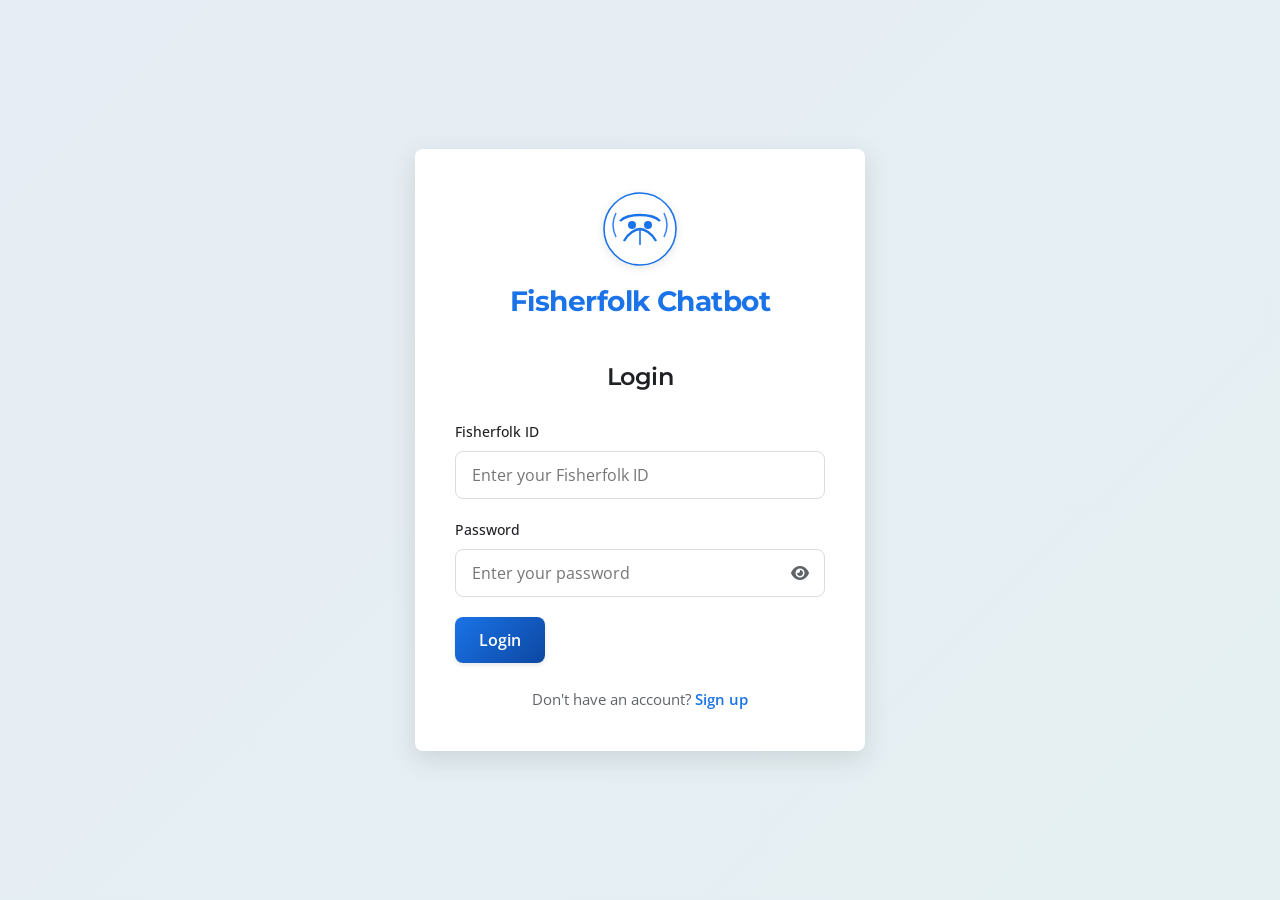
<file: index.html>
<!DOCTYPE html>
<html lang="en">
<head>
    <meta charset="UTF-8">
    <meta name="viewport" content="width=device-width, initial-scale=1.0">
    <title>Fisherfolk Chatbot</title>
    <link rel="preconnect" href="https://fonts.googleapis.com">
    <link rel="preconnect" href="https://fonts.gstatic.com" crossorigin>
    <link href="https://fonts.googleapis.com/css2?family=Montserrat:wght@400;500;600;700&family=Open+Sans:wght@400;500;600&display=swap" rel="stylesheet">
    <link rel="stylesheet" href="css/styles.css">
    <link rel="stylesheet" href="https://cdnjs.cloudflare.com/ajax/libs/font-awesome/6.0.0-beta3/css/all.min.css">
</head>

<body>
    <div class="container" id="login-container">
        <div class="form-container">
            <div class="logo">
                <img src="assets/fishermen-logo.svg" alt="Fisherfolk Chatbot Logo">
                <h1>Fisherfolk Chatbot</h1>
            </div>
            <h2>Login</h2>
            <form id="login-form">
                <div class="form-group">
                    <label for="login-fisherman-id">Fisherfolk ID</label>
                    <input type="text" id="login-fisherman-id" placeholder="Enter your Fisherfolk ID" required>
                </div>
                <div class="form-group">
                    <label for="login-password">Password</label>
                    <input type="password" id="login-password" placeholder="Enter your password" required>
                    <span class="toggle-password" onclick="togglePasswordVisibility('login-password')">
                        <i class="fas fa-eye"></i>
                    </span>
                </div>
                <button type="submit" class="btn-primary">Login</button>
            </form>
            <p class="form-footer">Don't have an account? <a href="#" onclick="showSignup()">Sign up</a></p>
        </div>
    </div>

    <div class="container hidden" id="signup-container">
        <div class="form-container">
            <div class="logo">
                <img src="assets/fishermen-logo.svg" alt="Fisherfolk Chatbot Logo">
                <h1>Fisherfolk Chatbot</h1>
            </div>
            <h2>Sign Up</h2>
            <form id="signup-form">
                <div class="form-group">
                    <label for="signup-name">Name</label>
                    <input type="text" id="signup-name" placeholder="Enter your name" required>
                </div>
                <div class="form-group">
                    <label for="signup-fisherman-id">Fisherfolk ID</label>
                    <input type="text" id="signup-fisherman-id" placeholder="Enter your Fisherfolk ID" required>
                </div>
                <div class="form-group">
                    <label for="signup-country">Country</label>
                    <select id="signup-country" required>
                        <option value="">Select Country</option>
                        <option value="Australia">Australia</option>
                        <option value="Malaysia">Malaysia</option>
                        <option value="India">India</option>
                        <option value="Bangladesh">Bangladesh</option>
                        <option value="USA">USA</option>
                        <option value="UK">UK</option>
                    </select>
                </div>
                <div class="form-group">
                    <label for="signup-location">Location</label>
                    <input type="text" id="signup-location" placeholder="Enter your location" required>
                </div>
                <div class="form-group">
                    <label for="signup-password">Password</label>
                    <input type="password" id="signup-password" placeholder="Enter your password" minlength="8" required>
                    <span class="toggle-password" onclick="togglePasswordVisibility('signup-password')">
                        <i class="fas fa-eye"></i>
                    </span>
                </div>
                <div class="form-group">
                    <label for="signup-confirm-password">Confirm Password</label>
                    <input type="password" id="signup-confirm-password" placeholder="Confirm your password" minlength="8" required>
                    <span class="toggle-password" onclick="togglePasswordVisibility('signup-confirm-password')">
                        <i class="fas fa-eye"></i>
                    </span>
                </div>
                <button type="submit" class="btn-primary">Sign Up</button>
            </form>
            <p class="form-footer">Already have an account? <a href="#" onclick="showLogin()">Login</a></p>
        </div>
    </div>

    <!-- Mobile sidebar toggle (visible only on small screens via CSS) -->
    <button id="sidebar-toggle" class="sidebar-toggle" title="Toggle sidebar">
        <i class="fas fa-bars"></i>
    </button>

    <div class="chat-container hidden" id="chat-container">
        <div class="sidebar">
            <div class="sidebar-header">
                <div class="logo">
                    <img src="assets/fishermen-logo.svg" alt="Fisherfolk Chatbot Logo">
                    <h2>Fisherfolk Chatbot</h2>
                </div>
                <button class="new-chat-btn" id="new-chat-btn">
                    <i class="fas fa-plus"></i> New Chat
                </button>
            </div>
            <div class="search-container">
                <div class="search-box">
                    <i class="fas fa-search"></i>
                    <input type="text" placeholder="Search chats" id="search-chats">
                </div>
            </div>
            <div class="chat-history" id="chat-history"></div>
            <div class="user-info">
                <div class="user-avatar" id="profile-btn" title="Profile options" onclick="toggleProfileMenu()">
                       <i class="fas fa-user"></i>
                </div>
               <div class="user-name" id="user-name-display">User Name</div>
                      <button class="logout-btn" onclick="logout()" title="Logout">
                        <i class="fas fa-sign-out-alt"></i>
                     </button>

                     <!-- Profile dropdown menu -->
                       <div class="profile-dropdown hidden" id="profile-dropdown">
                             <button id="dark-toggle" class="profile-menu-item" title="Switch Theme">
                              <i class="fas fa-lightbulb"></i>
                                <span>Switch Theme</span>
                                    </button>
                              <button class="profile-menu-item" id="export-chat" title="Export chat">
                                 <i class="fas fa-download"></i>
                                    <span>Export Chat</span>
                               </button>
                         <button class="profile-menu-item" id="contribute-btn" title="Contribute to Knowledge Graph" onclick="openContributePopup(); toggleProfileMenu()">
                                 <i class="fas fa-brain"></i>
                                <span>Contribute Knowledge</span>
                                   </button>
                       </div>
               </div>
        </div>

        <div class="main-chat">
            <div class="chat-messages" id="chat-messages">
                <div class="welcome-message">
                    <h1>Welcome to Fisherfolk Chatbot</h1>
                    <p>How can I assist you today?</p>
                </div>
            </div>
            <div class="chat-input-container">
                <form id="chat-form">
                    <div class="chat-input-box">
                        <textarea id="chat-input" placeholder="Type your message here..." rows="1"></textarea>
                        <button type="button" id="voice-btn" class="voice-btn" title="Voice input">
                            <i class="fas fa-microphone"></i>
                        </button>
                        <button type="submit" class="send-btn">
                            <i class="fas fa-paper-plane"></i>
                        </button>
                        
                    </div>
                </form>
                <p class="disclaimer">This chatbot provides guidance based on available knowledge and may not always be accurate or up to date. Do not rely solely on this information. For critical decisions consult local authorities or experienced fishermen when needed.</p>
            </div>
        </div>
    </div>

    <div class="feedback-popup hidden" id="feedback-popup">
        <div class="feedback-content">
            <h3>What was the issue with this response?</h3>
            <form id="feedback-form">
                <div class="feedback-options">
                    <label class="feedback-option">
                        <input type="radio" name="feedback" value="incorrect">
                        <span>Incorrect information</span>
                    </label>
                    <label class="feedback-option">
                        <input type="radio" name="feedback" value="harmful">
                        <span>Harmful or unsafe content</span>
                    </label>
                    <label class="feedback-option">
                        <input type="radio" name="feedback" value="not-helpful">
                        <span>Not helpful</span>
                    </label>
                    <label class="feedback-option">
                        <input type="radio" name="feedback" value="other">
                        <span>Other</span>
                    </label>
                </div>
                <textarea id="feedback-text" placeholder="Additional comments (optional)"></textarea>
                <div class="feedback-buttons">
                    <button type="button" class="btn-secondary" onclick="closeFeedbackPopup()">Cancel</button>
                    <button type="submit" class="btn-primary">Submit</button>
                </div>
            </form>
        </div>
    </div>

    <div class="voice-popup hidden" id="voice-popup">
        <div class="voice-content">
            <div class="voice-header" style="justify-content: flex-end;">
                <button id="voice-close-btn" class="icon-btn" title="Cancel" onclick="closeVoicePopup()">
                    <i class="fas fa-times"></i>
                </button>
            </div>
            <div class="voice-body">
                <p id="live-transcript" class="live-transcript">Speak now...</p>
            </div>
            <div class="voice-footer">
                <button id="voice-mic-active" class="pulsing-mic" onclick="stopListening()">
                    <i class="fas fa-microphone"></i>
                </button>
                <button id="voice-send-btn" class="btn-primary send-btn hidden" onclick="sendVoiceMessage()">
                    <i class="fas fa-paper-plane"></i> Send
                </button>
            </div>
        </div>
    </div>

    <div class="overlay hidden" id="overlay"></div>

    <script>
    function validateSignup() {
        const fishermanId     = document.getElementById('signup-fisherman-id').value;
        const password        = document.getElementById('signup-password').value;
        const confirmPassword = document.getElementById('signup-confirm-password').value;
        const country         = document.getElementById('signup-country').value;

        if (!country) {
            alert("Please select a country");
            return false;
        }

        const idRegex = /^[a-zA-Z0-9]+$/;
        if (!idRegex.test(fishermanId)) {
            alert("Fisherfolk ID must contain only letters and numbers");
            return false;
        }

        if (password.length < 8) {
            alert("Password must be at least 8 characters long");
            return false;
        }

        if (password !== confirmPassword) {
            alert("Passwords do not match");
            return false;
        }

        return true;
    }
    </script>

    <script src="js/script.js" defer></script>
    <!-- ===== CONTRIBUTE TO KNOWLEDGE GRAPH POPUP ===== -->
<div id="contribute-popup" class="feedback-popup hidden" role="dialog" aria-modal="true" aria-labelledby="contribute-title">
  <div class="voice-content contribute-content">
    <div class="voice-header">
      <h3 id="contribute-title">
        <i class="fas fa-brain" style="color:#3a7acd;margin-right:8px;"></i>
        Contribute to Knowledge Graph
      </h3>
      <button class="icon-btn" onclick="closeContributePopup()" aria-label="Close">
        <i class="fas fa-times"></i>
      </button>
    </div>

    <p style="font-size:13px;color:var(--text-secondary);margin-bottom:16px;">
      Share a fact you know as a fisherman. Use the mic or type below.
      Your contribution will be reviewed before it is added.
    </p>

    <!-- Tabs -->
    <div class="contribute-tabs" role="tablist">
      <button class="contribute-tab active" id="tab-text" role="tab"
              aria-selected="true" onclick="switchContributeTab('text')">
        <i class="fas fa-keyboard"></i> Type
      </button>
      <button class="contribute-tab" id="tab-voice" role="tab"
              aria-selected="false" onclick="switchContributeTab('voice')">
        <i class="fas fa-microphone"></i> Speak
      </button>
    </div>

    <!-- Text panel -->
    <div id="contrib-text-panel">
      <div class="form-group" style="margin-top:12px;">
        <label for="contrib-subject">Subject <span style="color:var(--danger-color)">*</span></label>
        <input type="text" id="contrib-subject" placeholder="e.g. Hilsa fish" autocomplete="off" />
      </div>
      <div class="form-group">
        <label for="contrib-relation">Relationship <span style="color:var(--danger-color)">*</span></label>
        <input type="text" id="contrib-relation" placeholder="e.g. FOUND_IN, REQUIRES, SEASON_IS" autocomplete="off" />
      </div>
      <div class="form-group">
        <label for="contrib-object">Object <span style="color:var(--danger-color)">*</span></label>
        <input type="text" id="contrib-object" placeholder="e.g. Padma river" autocomplete="off" />
      </div>
      <div class="form-group">
        <label for="contrib-context">
          Extra context
          <span style="color:var(--text-secondary);font-weight:400">(optional)</span>
        </label>
        <textarea id="contrib-context" rows="2"
          placeholder="e.g. Hilsa is most common in the Padma river during monsoon season."></textarea>
      </div>
    </div>

    <!-- Voice panel -->
    <div id="contrib-voice-panel" class="hidden">
      <p style="font-size:13px;color:var(--text-secondary);margin:12px 0 8px;">
        Speak a full sentence describing the fact. We will transcribe it and
        pre-fill the context field for you.
      </p>
      <div class="voice-body" style="min-height:60px;">
        <div id="contrib-live-transcript" class="live-transcript"
             style="font-size:16px;opacity:0.5;">
          Press the mic to start...
        </div>
      </div>
      <div class="voice-footer" style="margin-top:12px;">
        <button id="contrib-mic-btn" class="pulsing-mic"
                onclick="toggleContribMic()" aria-label="Start recording">
          <i class="fas fa-microphone"></i>
        </button>
        <button id="contrib-use-transcript-btn" class="btn-secondary hidden"
                onclick="useContribTranscript()"
                style="font-size:13px;padding:8px 16px;">
          <i class="fas fa-check"></i> Use this text
        </button>
      </div>
    </div>

    <!-- Actions -->
    <div style="margin-top:18px;display:flex;gap:10px;justify-content:flex-end;flex-wrap:wrap;">
      <button class="btn-secondary" onclick="closeContributePopup()"
              style="font-size:14px;padding:9px 18px;">Cancel</button>
      <button id="contrib-submit-btn" class="btn-primary" onclick="submitContribution()"
              style="font-size:14px;padding:9px 18px;">
        <i class="fas fa-paper-plane"></i> Submit
      </button>
    </div>
    <div id="contrib-status-msg"
         style="margin-top:10px;font-size:13px;text-align:center;display:none;"></div>
  </div>
</div>
<!-- ===== END CONTRIBUTE POPUP ===== -->
</body>
</html>
</file>
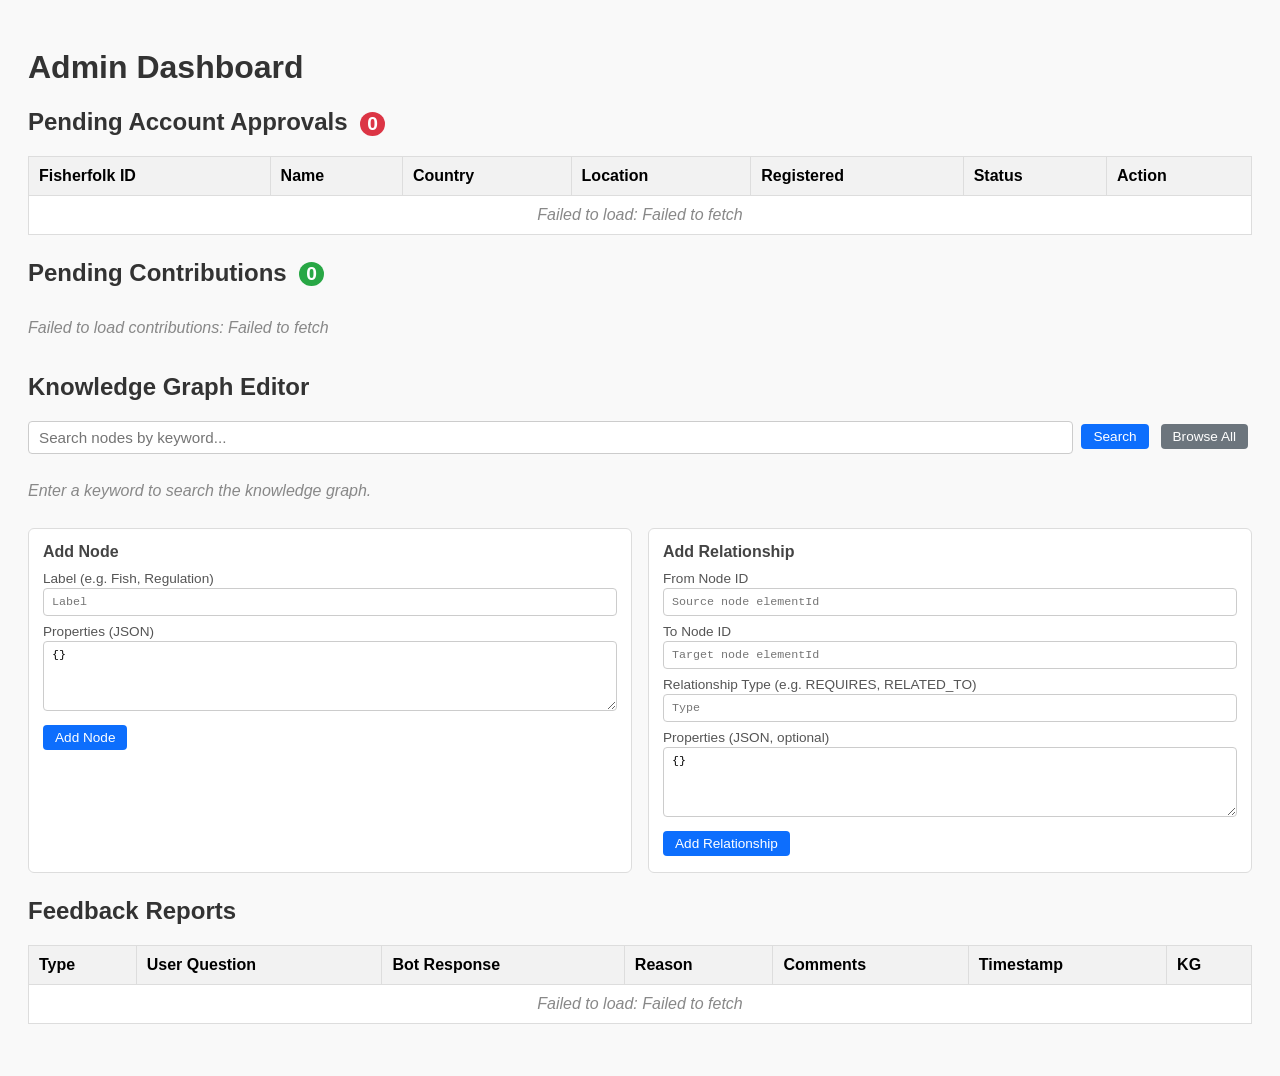
<file: admin.html>
<!DOCTYPE html>
<html lang="en">
<head>
    <meta charset="UTF-8">
    <meta name="viewport" content="width=device-width, initial-scale=1.0">
    <title>Admin Dashboard</title>
    <style>
        * { box-sizing: border-box; }
        body { font-family: Arial, sans-serif; padding: 20px; background: #f9f9f9; }
        h1, h2 { color: #333; }
        table { width: 100%; border-collapse: collapse; margin-bottom: 24px; background: #fff; }
        th, td { border: 1px solid #ddd; padding: 10px; text-align: left; vertical-align: top; }
        th { background-color: #f2f2f2; }
        .badge { display: inline-block; padding: 2px 10px; border-radius: 12px; font-size: 0.85em; font-weight: bold; }
        .badge-pending { background: #fff3cd; color: #856404; }
        .btn { padding: 5px 12px; border: none; border-radius: 4px; cursor: pointer; font-size: 0.85em; margin-right: 4px; margin-bottom: 2px; }
        .btn-approve  { background: #28a745; color: #fff; }
        .btn-reject   { background: #dc3545; color: #fff; }
        .btn-primary  { background: #0d6efd; color: #fff; }
        .btn-secondary{ background: #6c757d; color: #fff; }
        .btn-danger   { background: #dc3545; color: #fff; }
        .btn-warning  { background: #fd7e14; color: #fff; }
        .btn-info     { background: #0dcaf0; color: #000; }
        .btn-approve:hover  { background: #218838; }
        .btn-reject:hover   { background: #c82333; }
        .btn-primary:hover  { background: #0b5ed7; }
        .btn-danger:hover   { background: #bb2d3b; }
        .empty-row td { text-align: center; color: #888; font-style: italic; }
        #pending-count { display: inline-block; background: #dc3545; color: #fff; border-radius: 50%; padding: 1px 7px; font-size: 0.8em; margin-left: 6px; vertical-align: middle; }
        #contrib-count { display: inline-block; background: #28a745; color: #fff; border-radius: 50%; padding: 1px 7px; font-size: 0.8em; margin-left: 6px; vertical-align: middle; }

        /* KG editor */
        .kg-toolbar { display: flex; gap: 8px; margin-bottom: 16px; flex-wrap: wrap; align-items: center; }
        .kg-toolbar input { flex: 1; min-width: 200px; padding: 7px 10px; border: 1px solid #ccc; border-radius: 4px; font-size: 0.95em; }
        .kg-forms { display: flex; gap: 16px; flex-wrap: wrap; margin-bottom: 24px; }
        .kg-form-box { background: #fff; border: 1px solid #ddd; border-radius: 6px; padding: 14px; flex: 1; min-width: 260px; }
        .kg-form-box h3 { margin: 0 0 10px; font-size: 1em; color: #444; }
        .kg-form-box label { display: block; font-size: 0.85em; color: #555; margin-bottom: 2px; margin-top: 8px; }
        .kg-form-box input, .kg-form-box textarea {
            width: 100%; padding: 6px 8px; border: 1px solid #ccc; border-radius: 4px; font-size: 0.9em; font-family: monospace;
        }
        .kg-form-box textarea { height: 70px; resize: vertical; }
        .kg-form-box .btn { margin-top: 10px; }
        .node-card { background: #fff; border: 1px solid #ccc; border-radius: 6px; padding: 10px 12px; margin-bottom: 10px; }
        .node-card-header { display: flex; align-items: flex-start; gap: 8px; flex-wrap: wrap; }
        .node-labels { font-weight: bold; color: #0d6efd; font-size: 0.9em; }
        .node-id { font-size: 0.75em; color: #888; font-family: monospace; word-break: break-all; }
        .node-props { font-family: monospace; font-size: 0.85em; background: #f8f9fa; border: 1px solid #e0e0e0; border-radius: 4px; padding: 6px 8px; margin: 6px 0; white-space: pre-wrap; word-break: break-all; }
        .node-rels { margin: 6px 0; }
        .rel-item { font-size: 0.85em; color: #555; margin-bottom: 4px; display: flex; align-items: center; gap: 6px; flex-wrap: wrap; }
        .rel-type { font-weight: bold; color: #6f42c1; }
        .rel-target { font-family: monospace; font-size: 0.8em; color: #888; }
        .no-results { color: #888; font-style: italic; padding: 12px 0; }

        /* Contribution cards */
        .contrib-card { background: #fff; border: 1px solid #ccc; border-radius: 6px; padding: 12px 14px; margin-bottom: 10px; }
        .contrib-triple { font-size: 0.95em; display: flex; align-items: center; gap: 6px; flex-wrap: wrap; margin-bottom: 6px; }
        .contrib-triple .subj { font-weight: bold; color: #0d6efd; }
        .contrib-triple .rel  { font-weight: bold; color: #6f42c1; }
        .contrib-triple .obj  { font-weight: bold; color: #198754; }
        .contrib-context { font-size: 0.85em; color: #555; font-style: italic; margin-bottom: 8px; }
        .contrib-meta    { font-size: 0.78em; color: #888; margin-bottom: 8px; }

        /* Edit modal */
        #edit-modal { display: none; position: fixed; top: 0; left: 0; width: 100%; height: 100%; background: rgba(0,0,0,0.4); z-index: 1000; align-items: center; justify-content: center; }
        #edit-modal.open { display: flex; }
        .modal-box { background: #fff; border-radius: 8px; padding: 24px; width: 480px; max-width: 95vw; }
        .modal-box h3 { margin: 0 0 12px; }
        .modal-box label { display: block; font-size: 0.85em; color: #555; margin-bottom: 4px; }
        .modal-box textarea { width: 100%; height: 160px; font-family: monospace; font-size: 0.9em; padding: 8px; border: 1px solid #ccc; border-radius: 4px; resize: vertical; }
        .modal-box .node-id { margin-bottom: 10px; }
        .modal-actions { display: flex; gap: 8px; margin-top: 12px; justify-content: flex-end; }
    </style>
</head>
<body>
    <h1>Admin Dashboard</h1>

    <!-- ── Pending Accounts ── -->
    <h2>Pending Account Approvals <span id="pending-count">0</span></h2>
    <table id="pending-table">
        <thead>
            <tr><th>Fisherfolk ID</th><th>Name</th><th>Country</th><th>Location</th><th>Registered</th><th>Status</th><th>Action</th></tr>
        </thead>
        <tbody></tbody>
    </table>

    <!-- ── Pending Contributions ── -->
    <h2>Pending Contributions <span id="contrib-count">0</span></h2>
    <div id="contributions-list" style="margin-bottom:24px;">
        <p class="no-results">Loading...</p>
    </div>

    <!-- ── Knowledge Graph Editor ── -->
    <h2>Knowledge Graph Editor</h2>

    <div class="kg-toolbar">
        <input id="kg-search-input" placeholder="Search nodes by keyword..." onkeydown="if(event.key==='Enter') searchGraph()">
        <button class="btn btn-primary" onclick="searchGraph()">Search</button>
        <button class="btn btn-secondary" onclick="searchGraph('')">Browse All</button>
    </div>

    <div id="kg-results"><p class="no-results">Enter a keyword to search the knowledge graph.</p></div>

    <div class="kg-forms">
        <div class="kg-form-box">
            <h3>Add Node</h3>
            <label>Label (e.g. Fish, Regulation)</label>
            <input id="new-node-label" placeholder="Label">
            <label>Properties (JSON)</label>
            <textarea id="new-node-props">{}</textarea>
            <button class="btn btn-primary" onclick="addNode()">Add Node</button>
        </div>
        <div class="kg-form-box">
            <h3>Add Relationship</h3>
            <label>From Node ID</label>
            <input id="rel-from-id" placeholder="Source node elementId">
            <label>To Node ID</label>
            <input id="rel-to-id" placeholder="Target node elementId">
            <label>Relationship Type (e.g. REQUIRES, RELATED_TO)</label>
            <input id="rel-type" placeholder="Type">
            <label>Properties (JSON, optional)</label>
            <textarea id="rel-props">{}</textarea>
            <button class="btn btn-primary" onclick="addRelationship()">Add Relationship</button>
        </div>
    </div>

    <!-- ── Feedback Reports ── -->
    <h2>Feedback Reports</h2>
    <table id="feedback-table">
        <thead>
            <tr><th>Type</th><th>User Question</th><th>Bot Response</th><th>Reason</th><th>Comments</th><th>Timestamp</th><th>KG</th></tr>
        </thead>
        <tbody></tbody>
    </table>

    <!-- Edit Node Modal -->
    <div id="edit-modal">
        <div class="modal-box">
            <h3>Edit Node Properties</h3>
            <div class="node-id" id="edit-modal-id"></div>
            <label>Properties (JSON)</label>
            <textarea id="edit-modal-props"></textarea>
            <div class="modal-actions">
                <button class="btn btn-secondary" onclick="closeEditModal()">Cancel</button>
                <button class="btn btn-primary" onclick="saveNodeEdit()">Save</button>
            </div>
        </div>
    </div>

    <script>
        const API = 'http://localhost:8000';
        let editingNodeId = null;

        // ── Helpers ──────────────────────────────────────────────
        function escapeHtml(str) {
            return String(str ?? '')
                .replace(/&/g, '&amp;').replace(/</g, '&lt;')
                .replace(/>/g, '&gt;').replace(/"/g, '&quot;');
        }

        function parseJsonField(id, fallback = {}) {
            try { return JSON.parse(document.getElementById(id).value || '{}'); }
            catch { alert(`Invalid JSON in field.`); return null; }
        }

        // ── Pending Users ─────────────────────────────────────────
        async function loadPendingUsers() {
            try {
                const res = await fetch(`${API}/admin/pending-users`);
                if (!res.ok) throw new Error(`${res.status} ${res.statusText}`);
                const users = await res.json();
                const tbody = document.querySelector('#pending-table tbody');
                document.getElementById('pending-count').textContent = users.length;
                tbody.innerHTML = '';
                if (users.length === 0) {
                    tbody.innerHTML = '<tr class="empty-row"><td colspan="7">No pending accounts</td></tr>';
                    return;
                }
                users.forEach(u => {
                    const tr = document.createElement('tr');
                    tr.id = `user-row-${u.fishermanId}`;
                    tr.innerHTML = `
                        <td>${escapeHtml(u.fishermanId)}</td>
                        <td>${escapeHtml(u.name)}</td>
                        <td>${escapeHtml(u.country)}</td>
                        <td>${escapeHtml(u.location)}</td>
                        <td>${new Date(u.created_at).toLocaleString()}</td>
                        <td><span class="badge badge-pending">Pending</span></td>
                        <td>
                            <button class="btn btn-approve" onclick="approveUser('${escapeHtml(u.fishermanId)}')">Approve</button>
                            <button class="btn btn-reject"  onclick="rejectUser('${escapeHtml(u.fishermanId)}')">Reject</button>
                        </td>`;
                    tbody.appendChild(tr);
                });
            } catch (err) {
                document.querySelector('#pending-table tbody').innerHTML =
                    `<tr class="empty-row"><td colspan="7">Failed to load: ${escapeHtml(err.message)}</td></tr>`;
            }
        }

        async function approveUser(id) {
            if (!confirm(`Approve account for ${id}?`)) return;
            const res = await fetch(`${API}/admin/approve/${encodeURIComponent(id)}`, { method: 'POST' });
            if (!res.ok) { alert('Failed to approve.'); return; }
            removeUserRow(id);
        }

        async function rejectUser(id) {
            if (!confirm(`Reject account for ${id}?`)) return;
            const res = await fetch(`${API}/admin/reject/${encodeURIComponent(id)}`, { method: 'POST' });
            if (!res.ok) { alert('Failed to reject.'); return; }
            removeUserRow(id);
        }

        function removeUserRow(id) {
            document.getElementById(`user-row-${id}`)?.remove();
            const tbody = document.querySelector('#pending-table tbody');
            const remaining = tbody.querySelectorAll('tr:not(.empty-row)').length;
            document.getElementById('pending-count').textContent = remaining;
            if (remaining === 0)
                tbody.innerHTML = '<tr class="empty-row"><td colspan="7">No pending accounts</td></tr>';
        }

        // ── Knowledge Graph ───────────────────────────────────────
        async function searchGraph(overrideQuery) {
            const q = overrideQuery !== undefined
                ? overrideQuery
                : document.getElementById('kg-search-input').value.trim();
            const container = document.getElementById('kg-results');
            container.innerHTML = '<p class="no-results">Loading...</p>';
            try {
                const res = await fetch(`${API}/admin/graph/search?q=${encodeURIComponent(q)}`);
                if (!res.ok) throw new Error(`${res.status} ${res.statusText}`);
                const nodes = await res.json();
                renderNodes(nodes, container);
            } catch (err) {
                container.innerHTML = `<p class="no-results">Error: ${escapeHtml(err.message)}</p>`;
            }
        }

        function renderNodes(nodes, container) {
            if (nodes.length === 0) {
                container.innerHTML = '<p class="no-results">No nodes found.</p>';
                return;
            }
            container.innerHTML = '';
            nodes.forEach(node => {
                const card = document.createElement('div');
                card.className = 'node-card';
                card.id = `node-card-${CSS.escape(node.nodeId)}`;

                const relsHtml = node.relationships.length
                    ? node.relationships.map(r => `
                        <div class="rel-item">
                            <span class="rel-type">-[${escapeHtml(r.type)}]-&gt;</span>
                            <span class="rel-target">${escapeHtml(r.targetId)}</span>
                            <span style="color:#888;font-size:0.8em">${escapeHtml(JSON.stringify(r.targetProps))}</span>
                            <button class="btn btn-danger" style="padding:2px 7px;font-size:0.78em"
                                onclick="deleteRelationship('${escapeHtml(r.relId)}', '${CSS.escape(node.nodeId)}')">&#x2715;</button>
                        </div>`).join('')
                    : '<span style="color:#aaa;font-size:0.85em">No outgoing relationships</span>';

                card.innerHTML = `
                    <div class="node-card-header">
                        <span class="node-labels">${escapeHtml(node.labels.join(', ') || '(no label)')}</span>
                        <span class="node-id">${escapeHtml(node.nodeId)}</span>
                        <button class="btn btn-warning" onclick="openEditModal('${escapeHtml(node.nodeId)}', ${escapeHtml(JSON.stringify(JSON.stringify(node.properties)))})">Edit</button>
                        <button class="btn btn-danger"  onclick="deleteNode('${escapeHtml(node.nodeId)}')">Delete</button>
                        <button class="btn btn-info"    onclick="prefillRelFrom('${escapeHtml(node.nodeId)}')">Use as Source</button>
                    </div>
                    <pre class="node-props">${escapeHtml(JSON.stringify(node.properties, null, 2))}</pre>
                    <div class="node-rels">${relsHtml}</div>`;
                container.appendChild(card);
            });
        }

        function prefillRelFrom(nodeId) {
            document.getElementById('rel-from-id').value = nodeId;
            document.getElementById('rel-from-id').scrollIntoView({ behavior: 'smooth' });
        }

        async function addNode() {
            const label = document.getElementById('new-node-label').value.trim();
            if (!label) { alert('Label is required.'); return; }
            const props = parseJsonField('new-node-props');
            if (props === null) return;
            try {
                const res = await fetch(`${API}/admin/graph/node`, {
                    method: 'POST',
                    headers: { 'Content-Type': 'application/json' },
                    body: JSON.stringify({ label, properties: props }),
                });
                const data = await res.json();
                if (!res.ok) { alert(data.detail || 'Failed to add node.'); return; }
                alert(`Node created (ID: ${data.nodeId})`);
                document.getElementById('new-node-label').value = '';
                document.getElementById('new-node-props').value = '{}';
                searchGraph(document.getElementById('kg-search-input').value);
            } catch (err) { alert(`Error: ${err.message}`); }
        }

        async function addRelationship() {
            const from_id  = document.getElementById('rel-from-id').value.trim();
            const to_id    = document.getElementById('rel-to-id').value.trim();
            const rel_type = document.getElementById('rel-type').value.trim();
            if (!from_id || !to_id || !rel_type) { alert('From ID, To ID, and Type are all required.'); return; }
            const props = parseJsonField('rel-props');
            if (props === null) return;
            try {
                const res = await fetch(`${API}/admin/graph/relationship`, {
                    method: 'POST',
                    headers: { 'Content-Type': 'application/json' },
                    body: JSON.stringify({ from_id, to_id, rel_type, properties: props }),
                });
                const data = await res.json();
                if (!res.ok) { alert(data.detail || 'Failed to add relationship.'); return; }
                alert('Relationship created.');
                searchGraph(document.getElementById('kg-search-input').value);
            } catch (err) { alert(`Error: ${err.message}`); }
        }

        async function deleteNode(nodeId) {
            if (!confirm('Delete this node and all its relationships?')) return;
            try {
                const res = await fetch(`${API}/admin/graph/node?node_id=${encodeURIComponent(nodeId)}`, { method: 'DELETE' });
                if (!res.ok) { alert('Failed to delete node.'); return; }
                document.getElementById(`node-card-${CSS.escape(nodeId)}`)?.remove();
            } catch (err) { alert(`Error: ${err.message}`); }
        }

        async function deleteRelationship(relId, nodeCardId) {
            if (!confirm('Delete this relationship?')) return;
            try {
                const res = await fetch(`${API}/admin/graph/relationship?rel_id=${encodeURIComponent(relId)}`, { method: 'DELETE' });
                if (!res.ok) { alert('Failed to delete relationship.'); return; }
                searchGraph(document.getElementById('kg-search-input').value);
            } catch (err) { alert(`Error: ${err.message}`); }
        }

        function openEditModal(nodeId, propsJson) {
            editingNodeId = nodeId;
            document.getElementById('edit-modal-id').textContent = nodeId;
            document.getElementById('edit-modal-props').value =
                JSON.stringify(JSON.parse(propsJson), null, 2);
            document.getElementById('edit-modal').classList.add('open');
        }

        function closeEditModal() {
            editingNodeId = null;
            document.getElementById('edit-modal').classList.remove('open');
        }

        async function saveNodeEdit() {
            const props = parseJsonField('edit-modal-props');
            if (props === null) return;
            try {
                const res = await fetch(`${API}/admin/graph/node`, {
                    method: 'PUT',
                    headers: { 'Content-Type': 'application/json' },
                    body: JSON.stringify({ node_id: editingNodeId, properties: props }),
                });
                const data = await res.json();
                if (!res.ok) { alert(data.detail || 'Failed to update node.'); return; }
                closeEditModal();
                searchGraph(document.getElementById('kg-search-input').value);
            } catch (err) { alert(`Error: ${err.message}`); }
        }

        // ── Feedback ──────────────────────────────────────────────
        async function loadFeedbacks() {
            try {
                const res = await fetch(`${API}/feedbacks`);
                if (!res.ok) throw new Error(`${res.status} ${res.statusText}`);
                const feedbacks = await res.json();
                const tbody = document.querySelector('#feedback-table tbody');
                tbody.innerHTML = '';
                if (feedbacks.length === 0) {
                    tbody.innerHTML = '<tr class="empty-row"><td colspan="7">No feedback yet</td></tr>';
                    return;
                }
                [...feedbacks].reverse().forEach(fb => {
                    const tr = document.createElement('tr');
                    const q = fb.userQuestion || '';
                    tr.innerHTML = `
                        <td>${escapeHtml(fb.type)}</td>
                        <td>${escapeHtml(q || '\u2014')}</td>
                        <td>${escapeHtml(fb.message)}</td>
                        <td>${escapeHtml(fb.reason || '\u2014')}</td>
                        <td>${escapeHtml(fb.comments || '\u2014')}</td>
                        <td>${new Date(fb.timestamp).toLocaleString()}</td>
                        <td>${q ? `<button class="btn btn-info" onclick="searchFromFeedback('${escapeHtml(q)}')">Search KG</button>` : '\u2014'}</td>`;
                    tbody.appendChild(tr);
                });
            } catch (err) {
                document.querySelector('#feedback-table tbody').innerHTML =
                    `<tr class="empty-row"><td colspan="7">Failed to load: ${escapeHtml(err.message)}</td></tr>`;
            }
        }

        function searchFromFeedback(question) {
            document.getElementById('kg-search-input').value = question;
            searchGraph(question);
            document.getElementById('kg-search-input').scrollIntoView({ behavior: 'smooth' });
        }

        // ── Contributions ─────────────────────────────────────────
        async function loadContributions() {
            const list    = document.getElementById('contributions-list');
            const countEl = document.getElementById('contrib-count');
            try {
                const res = await fetch(`${API}/admin/contributions?status=pending`);
                if (!res.ok) throw new Error(`${res.status} ${res.statusText}`);
                const data = await res.json();
                countEl.textContent = data.length;
                if (!data.length) {
                    list.innerHTML = '<p class="no-results">No pending contributions.</p>';
                    return;
                }
                list.innerHTML = data.map(c => `
                    <div class="contrib-card">
                        <div class="contrib-triple">
                            <span class="subj">${escapeHtml(c.subject)}</span>
                            <span class="rel">&#8212;[${escapeHtml(c.relation)}]&#8594;</span>
                            <span class="obj">${escapeHtml(c.object)}</span>
                        </div>
                        ${c.context ? `<div class="contrib-context">"${escapeHtml(c.context)}"</div>` : ''}
                        <div class="contrib-meta">Submitted by <strong>${escapeHtml(c.fishermanId)}</strong> &middot; ${new Date(c.submitted_at).toLocaleString()}</div>
                        <div>
                            <button class="btn btn-approve" onclick="reviewContrib('${escapeHtml(c.id)}', 'approve')">&#x2705; Approve &rarr; Add to Neo4j</button>
                            <button class="btn btn-reject"  onclick="reviewContrib('${escapeHtml(c.id)}', 'reject')">&#x274C; Reject</button>
                        </div>
                    </div>
                `).join('');
            } catch (err) {
                list.innerHTML = `<p class="no-results">Failed to load contributions: ${escapeHtml(err.message)}</p>`;
            }
        }

        async function reviewContrib(id, action) {
            try {
                const res = await fetch(
                    `${API}/admin/contributions/review?contribution_id=${encodeURIComponent(id)}&action=${action}`,
                    { method: 'POST' }
                );
                if (!res.ok) throw new Error(`${res.status} ${res.statusText}`);
                const data = await res.json();
                alert(`Contribution ${data.status}!`);
                loadContributions();
            } catch (err) {
                alert(`Failed: ${err.message}`);
            }
        }

        // ── Init ──────────────────────────────────────────────────
        loadPendingUsers();
        loadFeedbacks();
        loadContributions();
    </script>
</body>
</html>
</file>
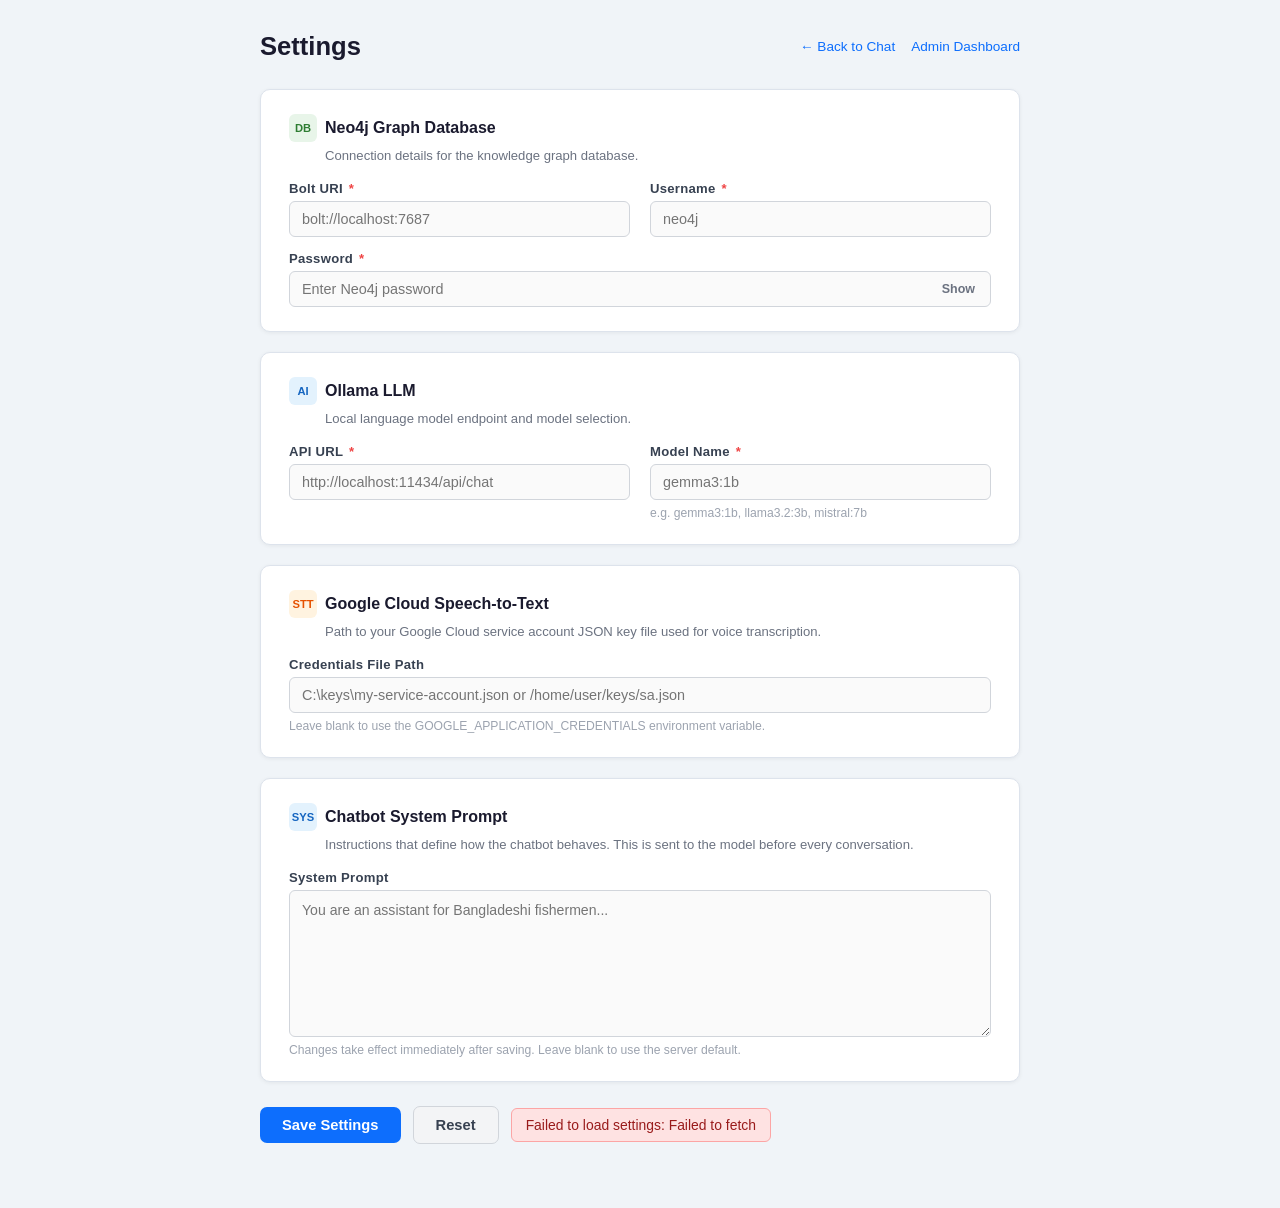
<file: settings.html>
<!DOCTYPE html>
<html lang="en">
<head>
    <meta charset="UTF-8">
    <meta name="viewport" content="width=device-width, initial-scale=1.0">
    <title>Settings – Fisherfolk Chatbot</title>
    <style>
        *, *::before, *::after { box-sizing: border-box; margin: 0; padding: 0; }

        body {
            font-family: Arial, sans-serif;
            background: #f0f4f8;
            color: #333;
            min-height: 100vh;
            padding: 32px 16px 64px;
        }

        .page-header {
            max-width: 760px;
            margin: 0 auto 28px;
            display: flex;
            align-items: center;
            gap: 16px;
        }

        .page-header a {
            font-size: 0.85em;
            color: #0d6efd;
            text-decoration: none;
            white-space: nowrap;
        }

        .page-header a:hover { text-decoration: underline; }

        h1 {
            font-size: 1.6em;
            color: #1a1a2e;
            flex: 1;
        }

        .card {
            background: #fff;
            border: 1px solid #dde3ec;
            border-radius: 10px;
            padding: 24px 28px;
            max-width: 760px;
            margin: 0 auto 20px;
            box-shadow: 0 1px 4px rgba(0,0,0,0.06);
        }

        .card-title {
            font-size: 1em;
            font-weight: 700;
            color: #1a1a2e;
            margin-bottom: 6px;
            display: flex;
            align-items: center;
            gap: 8px;
        }

        .card-title .icon {
            width: 28px;
            height: 28px;
            border-radius: 6px;
            display: flex;
            align-items: center;
            justify-content: center;
            font-size: 0.7em;
            font-weight: 700;
            letter-spacing: 0;
        }

        .icon-neo4j   { background: #e8f5e9; color: #2e7d32; }
        .icon-ollama  { background: #e3f2fd; color: #1565c0; }
        .icon-google  { background: #fff3e0; color: #e65100; }

        .card-desc {
            font-size: 0.82em;
            color: #6b7280;
            margin-bottom: 18px;
            margin-left: 36px;
        }

        .field-grid {
            display: grid;
            grid-template-columns: 1fr 1fr;
            gap: 14px 20px;
        }

        .field-grid.full { grid-template-columns: 1fr; }

        .field-group { display: flex; flex-direction: column; gap: 5px; }

        label {
            font-size: 0.82em;
            font-weight: 600;
            color: #374151;
            letter-spacing: 0.02em;
        }

        label .required { color: #ef4444; margin-left: 2px; }

        input[type="text"],
        input[type="password"],
        input[type="url"] {
            padding: 9px 12px;
            border: 1px solid #d1d5db;
            border-radius: 6px;
            font-size: 0.9em;
            color: #111;
            background: #fafafa;
            transition: border-color 0.15s, box-shadow 0.15s;
            width: 100%;
        }

        input:focus {
            outline: none;
            border-color: #0d6efd;
            box-shadow: 0 0 0 3px rgba(13,110,253,0.12);
            background: #fff;
        }

        .input-wrapper {
            position: relative;
            display: flex;
            align-items: center;
        }

        .input-wrapper input { padding-right: 52px; }

        .toggle-eye {
            position: absolute;
            right: 10px;
            background: none;
            border: none;
            cursor: pointer;
            color: #6b7280;
            padding: 4px 6px;
            font-size: 0.78em;
            font-weight: 600;
            line-height: 1;
        }

        .toggle-eye:hover { color: #0d6efd; }

        textarea {
            padding: 9px 12px;
            border: 1px solid #d1d5db;
            border-radius: 6px;
            font-size: 0.88em;
            color: #111;
            background: #fafafa;
            transition: border-color 0.15s, box-shadow 0.15s;
            width: 100%;
            resize: vertical;
            min-height: 120px;
            font-family: Arial, sans-serif;
            line-height: 1.5;
        }

        textarea:focus {
            outline: none;
            border-color: #0d6efd;
            box-shadow: 0 0 0 3px rgba(13,110,253,0.12);
            background: #fff;
        }

        .hint {
            font-size: 0.76em;
            color: #9ca3af;
            margin-top: 1px;
        }

        .actions {
            max-width: 760px;
            margin: 24px auto 0;
            display: flex;
            align-items: center;
            gap: 12px;
            flex-wrap: wrap;
        }

        .btn {
            padding: 10px 22px;
            border: none;
            border-radius: 7px;
            cursor: pointer;
            font-size: 0.92em;
            font-weight: 600;
            transition: background 0.15s, transform 0.1s;
        }

        .btn:active { transform: scale(0.97); }

        .btn-save {
            background: #0d6efd;
            color: #fff;
        }

        .btn-save:hover { background: #0b5ed7; }

        .btn-reset {
            background: #f3f4f6;
            color: #374151;
            border: 1px solid #d1d5db;
        }

        .btn-reset:hover { background: #e5e7eb; }

        #status-msg {
            font-size: 0.87em;
            padding: 8px 14px;
            border-radius: 6px;
            display: none;
        }

        #status-msg.success {
            background: #d1fae5;
            color: #065f46;
            border: 1px solid #6ee7b7;
        }

        #status-msg.error {
            background: #fee2e2;
            color: #991b1b;
            border: 1px solid #fca5a5;
        }

        @media (max-width: 540px) {
            .field-grid { grid-template-columns: 1fr; }
            .card { padding: 18px 16px; }
        }
    </style>
</head>
<body>

<div class="page-header">
    <h1>Settings</h1>
    <a href="index.html">&larr; Back to Chat</a>
    <a href="admin.html">Admin Dashboard</a>
</div>

<!-- Neo4j -->
<div class="card">
    <div class="card-title">
        <span class="icon icon-neo4j">DB</span>
        Neo4j Graph Database
    </div>
    <p class="card-desc">Connection details for the knowledge graph database.</p>
    <div class="field-grid">
        <div class="field-group">
            <label for="neo4j-uri">Bolt URI <span class="required">*</span></label>
            <input type="text" id="neo4j-uri" placeholder="bolt://localhost:7687">
        </div>
        <div class="field-group">
            <label for="neo4j-user">Username <span class="required">*</span></label>
            <input type="text" id="neo4j-user" placeholder="neo4j">
        </div>
        <div class="field-group" style="grid-column: 1 / -1;">
            <label for="neo4j-password">Password <span class="required">*</span></label>
            <div class="input-wrapper">
                <input type="password" id="neo4j-password" placeholder="Enter Neo4j password">
                <button class="toggle-eye" type="button" onclick="toggleVis('neo4j-password', this)" title="Show">Show</button>
            </div>
        </div>
    </div>
</div>

<!-- Ollama -->
<div class="card">
    <div class="card-title">
        <span class="icon icon-ollama">AI</span>
        Ollama LLM
    </div>
    <p class="card-desc">Local language model endpoint and model selection.</p>
    <div class="field-grid">
        <div class="field-group">
            <label for="ollama-url">API URL <span class="required">*</span></label>
            <input type="url" id="ollama-url" placeholder="http://localhost:11434/api/chat">
        </div>
        <div class="field-group">
            <label for="model-name">Model Name <span class="required">*</span></label>
            <input type="text" id="model-name" placeholder="gemma3:1b">
            <span class="hint">e.g. gemma3:1b, llama3.2:3b, mistral:7b</span>
        </div>
    </div>
</div>

<!-- Google Cloud -->
<div class="card">
    <div class="card-title">
        <span class="icon icon-google">STT</span>
        Google Cloud Speech-to-Text
    </div>
    <p class="card-desc">Path to your Google Cloud service account JSON key file used for voice transcription.</p>
    <div class="field-grid full">
        <div class="field-group">
            <label for="google-creds-path">Credentials File Path</label>
            <input type="text" id="google-creds-path" placeholder="C:\keys\my-service-account.json or /home/user/keys/sa.json">
            <span class="hint">Leave blank to use the GOOGLE_APPLICATION_CREDENTIALS environment variable.</span>
        </div>
    </div>
</div>

<!-- System Prompt -->
<div class="card">
    <div class="card-title">
        <span class="icon icon-ollama">SYS</span>
        Chatbot System Prompt
    </div>
    <p class="card-desc">Instructions that define how the chatbot behaves. This is sent to the model before every conversation.</p>
    <div class="field-grid full">
        <div class="field-group">
            <label for="system-prompt">System Prompt</label>
            <textarea id="system-prompt" rows="6" placeholder="You are an assistant for Bangladeshi fishermen..."></textarea>
            <span class="hint">Changes take effect immediately after saving. Leave blank to use the server default.</span>
        </div>
    </div>
</div>

<div class="actions">
    <button class="btn btn-save" onclick="saveSettings()">Save Settings</button>
    <button class="btn btn-reset" onclick="loadSettings()">Reset</button>
    <span id="status-msg"></span>
</div>

<script>
    const API = 'http://localhost:8000';

    async function loadSettings() {
        try {
            const res = await fetch(`${API}/settings`);
            if (!res.ok) throw new Error(await res.text());
            const s = await res.json();
            document.getElementById('neo4j-uri').value         = s.neo4j_uri         || '';
            document.getElementById('neo4j-user').value        = s.neo4j_user        || '';
            document.getElementById('neo4j-password').value    = s.neo4j_password    || '';
            document.getElementById('ollama-url').value        = s.ollama_url        || '';
            document.getElementById('model-name').value        = s.model_name        || '';
            document.getElementById('google-creds-path').value = s.google_creds_path || '';
            document.getElementById('system-prompt').value     = s.system_prompt     || '';
        } catch (e) {
            showStatus('Failed to load settings: ' + e.message, 'error');
        }
    }

    async function saveSettings() {
        const payload = {
            neo4j_uri:         document.getElementById('neo4j-uri').value.trim(),
            neo4j_user:        document.getElementById('neo4j-user').value.trim(),
            neo4j_password:    document.getElementById('neo4j-password').value,
            ollama_url:        document.getElementById('ollama-url').value.trim(),
            model_name:        document.getElementById('model-name').value.trim(),
            google_creds_path: document.getElementById('google-creds-path').value.trim(),
            system_prompt:     document.getElementById('system-prompt').value.trim(),
        };

        if (!payload.neo4j_uri || !payload.neo4j_user || !payload.neo4j_password) {
            showStatus('Neo4j URI, username and password are required.', 'error');
            return;
        }
        if (!payload.ollama_url || !payload.model_name) {
            showStatus('Ollama URL and model name are required.', 'error');
            return;
        }

        try {
            const res = await fetch(`${API}/settings`, {
                method:  'POST',
                headers: { 'Content-Type': 'application/json' },
                body:    JSON.stringify(payload),
            });
            if (!res.ok) {
                const err = await res.json().catch(() => ({ detail: res.statusText }));
                throw new Error(err.detail || res.statusText);
            }
            showStatus('Settings saved successfully.', 'success');
        } catch (e) {
            showStatus('Save failed: ' + e.message, 'error');
        }
    }

    function showStatus(msg, type) {
        const el = document.getElementById('status-msg');
        el.textContent = msg;
        el.className = type;
        el.style.display = 'inline-block';
        if (type === 'success') {
            setTimeout(() => { el.style.display = 'none'; }, 4000);
        }
    }

    function toggleVis(inputId, btn) {
        const el = document.getElementById(inputId);
        if (el.type === 'password') {
            el.type = 'text';
            btn.title = 'Hide';
            btn.textContent = 'Hide';
        } else {
            el.type = 'password';
            btn.title = 'Show';
            btn.textContent = 'Show';
        }
    }

    loadSettings();
</script>
</body>
</html>
</file>
<file: css/styles.css>
/* Global Styles */
:root {
    --primary-color: #1a73e8;
    --primary-light: #4285f4;
    --primary-dark: #0d47a1;
    --secondary-color: #34a853;
    --accent-color: #00b8d4;
    --danger-color: #ea4335;
    --text-color: #202124;
    --text-secondary: #5f6368;
    --background-color: #ffffff;
    --background-secondary: #f1f3f4;
    --border-color: #dadce0;
    --shadow-color: rgba(60, 64, 67, 0.15);
    --animation-duration: 0.3s;
    --border-radius: 8px;
    --transition-standard: all 0.3s cubic-bezier(0.4, 0, 0.2, 1);
}

:root.dark {
    --background-color: #121212;
    --background-secondary: #1e1e1e;
    --text-color: #e8eaed;
    --text-secondary: #9aa0a6;
    --border-color: #333;
}

* {
    margin: 0;
    padding: 0;
    box-sizing: border-box;
    font-family: 'Open Sans', sans-serif;
}

body {
    background-color: var(--background-secondary);
    color: var(--text-color);
    line-height: 1.6;
    font-size: 16px;
}

h1, h2, h3, h4, h5, h6 {
    font-family: 'Montserrat', sans-serif;
    font-weight: 600;
    letter-spacing: -0.02em;
}

.hidden {
    display: none !important;
}

.container {
    display: flex;
    justify-content: center;
    align-items: center;
    min-height: 100vh;
    min-height: 100dvh;
    padding: 20px;
    background: linear-gradient(135deg, rgba(26, 115, 232, 0.05) 0%, rgba(0, 184, 212, 0.05) 100%);
}

/* Button Styles */
.btn-primary {
    background: linear-gradient(135deg, var(--primary-color), var(--primary-dark));
    color: white;
    border: none;
    border-radius: var(--border-radius);
    padding: 12px 24px;
    font-size: 16px;
    font-weight: 600;
    cursor: pointer;
    transition: var(--transition-standard);
    box-shadow: 0 2px 5px rgba(0, 0, 0, 0.1);
    position: relative;
    overflow: hidden;
}

.btn-primary:hover {
    transform: translateY(-2px);
    box-shadow: 0 4px 8px rgba(0, 0, 0, 0.15);
}

.btn-primary:active {
    transform: translateY(0);
}

.btn-primary::after {
    content: '';
    position: absolute;
    top: 50%;
    left: 50%;
    width: 5px;
    height: 5px;
    background: rgba(255, 255, 255, 0.5);
    opacity: 0;
    border-radius: 100%;
    transform: scale(1, 1) translate(-50%, -50%);
    transform-origin: 50% 50%;
}

.btn-primary:focus:not(:active)::after {
    animation: ripple 1s ease-out;
}

@keyframes ripple {
    0% {
        transform: scale(0, 0);
        opacity: 0.5;
    }
    20% {
        transform: scale(25, 25);
        opacity: 0.5;
    }
    100% {
        opacity: 0;
        transform: scale(40, 40);
    }
}

.btn-secondary {
    background-color: var(--background-secondary);
    color: var(--text-color);
    border: 1px solid var(--border-color);
    border-radius: var(--border-radius);
    padding: 12px 24px;
    font-size: 16px;
    font-weight: 500;
    cursor: pointer;
    transition: var(--transition-standard);
}

.btn-secondary:hover {
    background-color: var(--border-color);
    transform: translateY(-2px);
}

/* Form Styles */
.form-container {
    background-color: var(--background-color);
    border-radius: var(--border-radius);
    box-shadow: 0 8px 24px var(--shadow-color);
    padding: 40px;
    width: 100%;
    max-width: 450px;
    animation: fadeIn 0.5s ease;
    transform: translateZ(0);
    backface-visibility: hidden;
}

@keyframes fadeIn {
    from { opacity: 0; transform: translateY(-20px); }
    to { opacity: 1; transform: translateY(0); }
}

.logo {
    display: flex;
    flex-direction: column;
    align-items: center;
    margin-bottom: 30px;
}

.logo img {
    width: 80px;
    height: 80px;
    margin-bottom: 10px;
    filter: drop-shadow(0 2px 4px rgba(0, 0, 0, 0.1));
    transition: var(--transition-standard);
}

.logo img:hover {
    transform: scale(1.05);
}

.logo h1 {
    font-size: 28px;
    font-weight: 700;
    color: var(--primary-color);
    text-align: center;
    margin-bottom: 5px;
}

h2 {
    font-size: 24px;
    margin-bottom: 24px;
    text-align: center;
    color: var(--text-color);
}

.form-group {
    margin-bottom: 20px;
    position: relative;
}

label {
    display: block;
    margin-bottom: 8px;
    font-weight: 500;
    color: var(--text-color);
    font-size: 14px;
    transition: var(--transition-standard);
}

input[type="text"],
input[type="password"],
textarea,
select {
    width: 100%;
    padding: 12px 16px;
    border: 1px solid var(--border-color);
    border-radius: var(--border-radius);
    font-size: 16px;
    transition: var(--transition-standard);
    background-color: rgba(255, 255, 255, 0.8);
    color: var(--text-color);
}

input[type="text"]:focus,
input[type="password"]:focus,
textarea:focus,
select:focus {
    border-color: var(--primary-color);
    outline: none;
    box-shadow: 0 0 0 3px rgba(26, 115, 232, 0.2);
    background-color: white;
}

:root.dark input[type="text"]:focus,
:root.dark input[type="password"]:focus,
:root.dark textarea:focus,
:root.dark select:focus {
    background-color: #202124;
}

.toggle-password {
    position: absolute;
    right: 16px;
    top: 42px;
    cursor: pointer;
    color: var(--text-secondary);
    transition: var(--transition-standard);
}

.toggle-password:hover {
    color: var(--primary-color);
}

.form-footer {
    margin-top: 24px;
    text-align: center;
    color: var(--text-secondary);
    font-size: 15px;
}

.form-footer a {
    color: var(--primary-color);
    text-decoration: none;
    font-weight: 600;
    transition: var(--transition-standard);
}

.form-footer a:hover {
    color: var(--primary-dark);
    text-decoration: underline;
}

/* Chat Interface Styles */
.chat-container {
    display: flex;
    height: 100vh;
    height: 100dvh;
    width: 100%;
    overflow: hidden;
    background: linear-gradient(135deg, rgba(26, 115, 232, 0.03) 0%, rgba(0, 184, 212, 0.03) 100%);
    position: relative;
}

.sidebar {
    width: 300px;
    background-color: var(--background-color);
    border-right: 1px solid var(--border-color);
    display: flex;
    flex-direction: column;
    transition: var(--transition-standard);
    box-shadow: 2px 0 10px rgba(0, 0, 0, 0.05);
}

.sidebar-toggle {
    display: none;
}

.sidebar-header {
    padding: 16px;
    border-bottom: 1px solid var(--border-color);
    background: linear-gradient(to right, rgba(26, 115, 232, 0.05), transparent);
}

.sidebar-header .logo {
    margin-bottom: 16px;
}

.sidebar-header .logo img {
    width: 40px;
    height: 40px;
    transition: var(--transition-standard);
}

.sidebar-header .logo img:hover {
    transform: rotate(5deg);
}

.sidebar-header .logo h2 {
    font-size: 18px;
    margin-bottom: 0;
}

.new-chat-btn {
    width: 100%;
    padding: 10px;
    background: linear-gradient(135deg, var(--primary-color), var(--primary-dark));
    color: white;
    border: none;
    border-radius: var(--border-radius);
    font-size: 14px;
    font-weight: 500;
    cursor: pointer;
    display: flex;
    align-items: center;
    justify-content: center;
    gap: 8px;
    transition: var(--transition-standard);
    box-shadow: 0 2px 4px rgba(0, 0, 0, 0.1);
}

.new-chat-btn:hover {
    transform: translateY(-2px);
    box-shadow: 0 4px 8px rgba(0, 0, 0, 0.15);
}

.search-container {
    padding: 16px;
    border-bottom: 1px solid var(--border-color);
}

.search-box {
    display: flex;
    align-items: center;
    background-color: var(--background-secondary);
    border-radius: var(--border-radius);
    padding: 8px 12px;
    transition: var(--transition-standard);
}

.search-box:focus-within {
    box-shadow: 0 0 0 2px rgba(26, 115, 232, 0.2);
}

.search-box i {
    color: var(--text-secondary);
    margin-right: 8px;
}

.search-box input {
    background: transparent;
    border: none;
    width: 100%;
    font-size: 14px;
    color: var(--text-color);
}

.search-box input:focus {
    outline: none;
}

.chat-history {
    flex: 1;
    overflow-y: auto;
    padding: 16px;
}

.chat-item {
    padding: 12px;
    border-radius: var(--border-radius);
    margin-bottom: 8px;
    cursor: pointer;
    transition: var(--transition-standard);
    display: flex;
    align-items: center;
    position: relative;
}

.chat-item:hover {
    background-color: var(--background-secondary);
    
}

.chat-item.active {
    background-color: rgba(26, 115, 232, 0.1);
    border-left: 3px solid var(--primary-color);
}

.chat-item i {
    margin-right: 12px;
    color: var(--primary-color);
}

.chat-item-title {
    font-size: 14px;
    white-space: nowrap;
    overflow: hidden;
    text-overflow: ellipsis;
    flex: 1;      
    min-width: 0;
}

.user-info {
    padding: 16px;
    border-top: 1px solid var(--border-color);
    display: flex;
    align-items: center;
    gap: 8px;
}

.user-avatar {
    width: 36px;
    height: 36px;
    border-radius: 50%;
    background: linear-gradient(135deg, var(--primary-color), var(--primary-dark));
    display: flex;
    align-items: center;
    justify-content: center;
    margin-right: 4px;
    transition: var(--transition-standard);
}

.user-avatar:hover {
    transform: scale(1.1);
}

.user-avatar i {
    color: white;
}

.user-name {
    flex: 1;
    font-weight: 500;
}

.dark-toggle,
.logout-btn {
    background: none;
    border: none;
    color: var(--text-secondary);
    cursor: pointer;
    font-size: 16px;
    transition: var(--transition-standard);
    padding: 4px;
}

.dark-toggle:hover {
    color: var(--primary-color);
    transform: scale(1.1);
}

.logout-btn:hover {
    color: var(--danger-color);
    transform: translateX(2px);
}

.main-chat {
    flex: 1;
    display: flex;
    flex-direction: column;
    background-color: var(--background-secondary);
    min-height: 0;
}

.chat-messages {
    flex: 1;
    padding: 24px;
    overflow-y: auto;
    display: flex;
    flex-direction: column;
    min-height: 0;
}

.welcome-message {
    text-align: center;
    margin: auto;
    max-width: 600px;
    animation: fadeIn 0.8s ease;
}

.welcome-message h1 {
    color: var(--primary-color);
    margin-bottom: 16px;
    font-size: 32px;
}

.welcome-message p {
    color: var(--text-secondary);
    font-size: 18px;
}

.message {
    margin-bottom: 24px;
    max-width: 80%;
}

.user-message, .bot-message {
    animation: messageAppear 0.3s ease-out;
}

@keyframes messageAppear {
    from {
        opacity: 0;
        transform: translateY(10px);
    }
    to {
        opacity: 1;
        transform: translateY(0);
    }
}

.message.user-message {
    align-self: flex-end;
}

.message.bot-message {
    align-self: flex-start;
}

.message-content {
    padding: 16px;
    border-radius: var(--border-radius);
    position: relative;
    box-shadow: 0 2px 8px rgba(0, 0, 0, 0.08);
}

.user-message .message-content {
    background: linear-gradient(135deg, var(--primary-color), var(--primary-dark));
    color: white;
    border-top-right-radius: 0;
}

.bot-message .message-content {
    background-color: var(--background-color);
    border-top-left-radius: 0;
}

.message-feedback {
    display: flex;
    justify-content: flex-end;
    margin-top: 8px;
    opacity: 1;
    transition: var(--transition-standard);
}

.feedback-btn {
    background: none;
    border: none;
    cursor: pointer;
    padding: 4px;
    margin-left: 8px;
    color: var(--text-secondary);
    transition: var(--transition-standard);
}

.feedback-btn:hover {
    transform: scale(1.2);
}

.feedback-btn.thumbs-up.active {
    color: var(--secondary-color);
    animation: thumbsUp 0.5s ease;
}

.feedback-btn.thumbs-down.active {
    color: var(--danger-color);
    animation: thumbsDown 0.5s ease;
}

@keyframes thumbsUp {
    0% { transform: scale(1); }
    50% { transform: scale(1.5); }
    100% { transform: scale(1); }
}

@keyframes thumbsDown {
    0% { transform: scale(1); }
    50% { transform: scale(1.5); }
    100% { transform: scale(1); }
}

.chat-input-container {
    padding: 16px 24px;
    background-color: var(--background-color);
    border-top: 1px solid var(--border-color);
}

.chat-input-box {
    display: flex;
    align-items: center;
    background-color: var(--background-secondary);
    border-radius: var(--border-radius);
    padding: 8px 16px;
    box-shadow: 0 1px 3px rgba(0, 0, 0, 0.1);
    transition: var(--transition-standard);
    gap: 4px;
}

.chat-input-box:focus-within {
    box-shadow: 0 2px 8px rgba(0, 0, 0, 0.15);
    transform: translateY(-2px);
}

.chat-input-box textarea {
    flex: 1;
    border: none;
    background: transparent;
    resize: none;
    padding: 8px 0;
    max-height: 150px;
    color: var(--text-color);
}

.chat-input-box textarea:focus {
    outline: none;
    box-shadow: none;
}

.voice-btn,
.send-btn,
.export-btn {
    background: none;
    border: none;
    color: var(--text-secondary);
    font-size: 18px;
    cursor: pointer;
    padding: 8px;
    transition: var(--transition-standard);
}

.send-btn {
    color: var(--primary-color);
}

.voice-btn:hover,
.send-btn:hover,
.export-btn:hover {
    transform: scale(1.2);
}

.voice-btn:hover,
.send-btn:hover {
    color: var(--primary-dark);
}

.export-btn:hover {
    color: var(--secondary-color);
}

.voice-btn.recording {
    color: var(--danger-color);
}

.disclaimer {
    margin-top: 12px;
    font-size: 12px;
    color: var(--text-secondary);
    text-align: center;
}

.typing-indicator {
    display: flex;
    align-items: center;
    margin: 10px 0;
}

.typing-indicator span {
    height: 8px;
    width: 8px;
    background-color: var(--text-secondary);
    border-radius: 50%;
    display: inline-block;
    margin-right: 5px;
    animation: typingBounce 1.4s infinite ease-in-out;
}

.typing-indicator span:nth-child(1) {
    animation-delay: 0s;
}

.typing-indicator span:nth-child(2) {
    animation-delay: 0.2s;
}

.typing-indicator span:nth-child(3) {
    animation-delay: 0.4s;
}

@keyframes typingBounce {
    0%, 80%, 100% {
        transform: scale(0.6);
    }
    40% {
        transform: scale(1);
    }
}

/* Popups */
.overlay {
    position: fixed;
    top: 0;
    left: 0;
    right: 0;
    bottom: 0;
    background-color: rgba(0, 0, 0, 0.5);
    z-index: 100;
    animation: fadeIn 0.3s ease;
    backdrop-filter: blur(3px);
}

.feedback-popup,
.voice-popup {
    position: fixed;
    top: 50%;
    left: 50%;
    transform: translate(-50%, -50%);
    z-index: 101;
    animation: scaleIn 0.3s ease;
}

@keyframes scaleIn {
    from { transform: translate(-50%, -50%) scale(0.9); opacity: 0; }
    to { transform: translate(-50%, -50%) scale(1); opacity: 1; }
}

.feedback-content,
.voice-content {
    background-color: var(--background-color);
    border-radius: var(--border-radius);
    padding: 24px;
    width: 100%;
    max-width: 500px;
    box-shadow: 0 8px 24px rgba(0, 0, 0, 0.2);
}

.feedback-content h3,
.voice-content h3 {
    margin-bottom: 16px;
    font-size: 18px;
    color: var(--primary-dark);
}

.feedback-options {
    display: flex;
    flex-direction: column;
    gap: 12px;
    margin-bottom: 16px;
}

.feedback-option {
    display: flex;
    align-items: center;
    cursor: pointer;
    padding: 8px;
    border-radius: var(--border-radius);
    transition: var(--transition-standard);
}

.feedback-option:hover {
    background-color: var(--background-secondary);
}

.feedback-option input {
    margin-right: 12px;
}

#feedback-text {
    width: 100%;
    height: 100px;
    margin-bottom: 16px;
    padding: 12px;
    border: 1px solid var(--border-color);
    border-radius: var(--border-radius);
    resize: none;
    transition: var(--transition-standard);
}

#feedback-text:focus {
    border-color: var(--primary-color);
    outline: none;
    box-shadow: 0 0 0 3px rgba(26, 115, 232, 0.2);
}

.feedback-buttons,
.voice-buttons {
    display: flex;
    justify-content: flex-end;
    gap: 12px;
}

.voice-content {
    max-width: 420px;
    text-align: center;
}

.voice-bars {
    height: 80px;
    display: flex;
    align-items: flex-end;
    justify-content: center;
    gap: 8px;
    margin: 20px 0 24px;
}

.voice-bar {
    width: 10px;
    height: 24px;
    border-radius: 999px;
    background: linear-gradient(180deg, var(--accent-color), var(--primary-color));
    animation: voiceBounce 1s ease-in-out infinite;
}

.voice-bar:nth-child(1) { animation-delay: 0s; }
.voice-bar:nth-child(2) { animation-delay: 0.1s; }
.voice-bar:nth-child(3) { animation-delay: 0.2s; }
.voice-bar:nth-child(4) { animation-delay: 0.3s; }
.voice-bar:nth-child(5) { animation-delay: 0.2s; }
.voice-bar:nth-child(6) { animation-delay: 0.1s; }
.voice-bar:nth-child(7) { animation-delay: 0s; }

@keyframes voiceBounce {
    0%, 100% { height: 20px; }
    50% { height: 64px; }
}

/* Responsive Styles */
@media (max-width: 768px) {
    .chat-container {
        flex-direction: column;
    }

    .sidebar {
        position: fixed;
        top: 0;
        left: 0;
        width: 300px;
        max-width: 80vw;
        height: 100vh;
        height: 100dvh;
        transform: translateX(-100%);
        overflow-y: auto;
        z-index: 20;
        transition: transform 0.3s cubic-bezier(0.4, 0, 0.2, 1);
    }

    .sidebar.expanded {
        transform: translateX(0);
    }

    .sidebar-toggle {
        display: block;
        position: fixed;
        top: 15px;
        left: 15px;
        z-index: 30;
        background: white;
        border: 1px solid var(--border-color);
        border-radius: 8px;
        color: var(--primary-color);
        font-size: 20px;
        cursor: pointer;
        padding: 10px 12px;
        box-shadow: 0 2px 8px rgba(0, 0, 0, 0.15);
    }

    .main-chat {
        height: 100vh;
        height: 100dvh;
    }

    .form-container {
        padding: 24px;
    }

    .message {
        max-width: 90%;
    }
}

@media (max-width: 480px) {
    .form-container {
        padding: 20px;
    }

    .btn-primary,
    .btn-secondary {
        padding: 10px 16px;
        font-size: 14px;
    }

    .logo img {
        width: 60px;
        height: 60px;
    }

    .logo h1 {
        font-size: 20px;
    }

    h2 {
        font-size: 20px;
    }

    .welcome-message h1 {
        font-size: 24px;
    }

    .welcome-message p {
        font-size: 16px;
    }

    .voice-content {
        width: calc(100vw - 32px);
    }
}

/* 3-DOTS DROPDOWN MENU */
.chat-item .menu-dots {
    background: none;
    border: none;
    color: var(--text-secondary);
    font-size: 20px;
    padding: 4px 8px;
    cursor: pointer;
    opacity: 0;
    transition: opacity 0.2s;
}

.chat-item:hover .menu-dots {
    opacity: 1;
}

.chat-dropdown {
    position: absolute;
    right: 12px;
    top: 48px;
    background-color: var(--background-color);
    border: 1px solid var(--border-color);
    border-radius: var(--border-radius);
    box-shadow: 0 6px 16px var(--shadow-color);
    z-index: 200;
    min-width: 180px;
    padding: 6px 0;
    display: none;
    pointer-events: auto;
}

.chat-dropdown.show {
    display: block;
    animation: fadeIn 0.15s ease forwards;
}

.chat-dropdown button {
    width: 100%;
    text-align: left;
    padding: 10px 16px;
    background: none;
    border: none;
    color: var(--text-color);
    font-size: 14px;
    cursor: pointer;
    display: flex;
    align-items: center;
    gap: 10px;
}

.chat-dropdown button:hover {
    background-color: var(--background-secondary);
}

.chat-dropdown i {
    width: 18px;
}

/* SHARE MODAL */
.share-modal {
    position: fixed;
    top: 50%;
    left: 50%;
    transform: translate(-50%, -50%);
    background-color: var(--background-color);
    border-radius: var(--border-radius);
    box-shadow: 0 10px 30px var(--shadow-color);
    z-index: 400;
    width: 100%;
    max-width: 380px;
    padding: 24px;
    animation: scaleIn 0.2s ease;
}

.share-modal h3 {
    text-align: center;
    margin-bottom: 20px;
    color: var(--text-color);
    font-size: 18px;
}

.share-options {
    display: flex;
    justify-content: center;
    gap: 24px;
    margin-bottom: 20px;
}

.share-btn {
    display: flex;
    flex-direction: column;
    align-items: center;
    gap: 8px;
    background: none;
    border: none;
    cursor: pointer;
    padding: 8px;
    border-radius: 12px;
    transition: all 0.2s;
}

.share-btn:hover {
    background-color: var(--background-secondary);
    transform: translateY(-3px);
}

.share-btn img {
    width: 56px;
    height: 56px;
    border-radius: 50%;
    object-fit: contain;
}

.share-btn span {
    font-size: 13px;
    color: var(--text-secondary);
}

.copy-option {
    margin-top: 12px;
    text-align: center;
}

.copy-option button {
    background: var(--background-secondary);
    color: var(--text-color);
    border: 1px solid var(--border-color);
    padding: 10px 20px;
    border-radius: var(--border-radius);
    cursor: pointer;
    font-size: 14px;
}

.copy-option button:hover {
    background-color: var(--border-color);
}
.stt-lang-selector {
    display: flex;
    justify-content: center;
    gap: 15px;
    font-weight: 500;
    color: var(--text-color);
}

.stt-lang-selector input {
    cursor: pointer;
    accent-color: var(--primary-color);
}
/* ==================== STYLE VOICE INPUT ==================== */
.voice-content {
    background-color: var(--background-color);
    border-radius: 24px;
    padding: 30px;
    width: 90vw;
    max-width: 600px;
    min-height: 350px;
    box-shadow: 0 20px 50px rgba(0, 0, 0, 0.2);
    display: flex;
    flex-direction: column;
    justify-content: space-between;
}

.voice-header {
    display: flex;
    justify-content: space-between;
    align-items: center;
    margin-bottom: 20px;
}

.icon-btn {
    background: none;
    border: none;
    font-size: 20px;
    color: var(--text-secondary);
    cursor: pointer;
    transition: var(--transition-standard);
    padding: 8px;
    border-radius: 50%;
}

.icon-btn:hover {
    background-color: var(--background-secondary);
    color: var(--danger-color);
}

/* Modern Pill Language Toggle */
.lang-pill-switch {
    display: flex;
    background-color: var(--background-secondary);
    border-radius: 50px;
    padding: 4px;
    position: relative;
}

.lang-pill-switch input[type="radio"] {
    display: none;
}

.lang-pill-switch label {
    padding: 8px 16px;
    margin: 0;
    cursor: pointer;
    border-radius: 50px;
    font-size: 14px;
    font-weight: 600;
    color: var(--text-secondary);
    transition: all 0.3s ease;
}

.lang-pill-switch input[type="radio"]:checked + label {
    background-color: var(--primary-color);
    color: white;
    box-shadow: 0 2px 8px rgba(26, 115, 232, 0.3);
}

/* Live Transcription Display */
.voice-body {
    flex: 1;
    display: flex;
    flex-direction: column;
    align-items: center;
    justify-content: center;
    padding: 20px 0;
    overflow-y: auto;
    max-height: 200px;
}

.live-transcript {
    font-size: 28px;
    font-weight: 400;
    line-height: 1.4;
    color: var(--text-color);
    text-align: center;
    transition: opacity 0.3s ease;
}

/* Footer & Pulsing Mic */
.voice-footer {
    display: flex;
    flex-direction: column;
    align-items: center;
    gap: 20px;
    margin-top: 20px;
}

.pulsing-mic {
    width: 64px;
    height: 64px;
    border-radius: 50%;
    background-color: var(--background-secondary);
    border: none;
    color: var(--text-color);
    font-size: 24px;
    cursor: pointer;
    display: flex;
    justify-content: center;
    align-items: center;
    transition: all 0.3s ease;
    position: relative;
    z-index: 1;
}

/* pulse animation */
.pulsing-mic.listening {
    background: linear-gradient(135deg, #1a73e8, #00b8d4);
    color: white;
    box-shadow: 0 0 0 0 rgba(26, 115, 232, 0.4);
    animation: geminiPulse 2s infinite cubic-bezier(0.66, 0, 0, 1);
}

@keyframes geminiPulse {
    to {
        box-shadow: 0 0 0 45px rgba(26, 115, 232, 0);
    }
}

.send-btn {
    border-radius: 50px;
    padding: 12px 30px;
    font-size: 16px;
    display: flex;
    align-items: center;
    gap: 8px;
    animation: fadeIn 0.3s ease;
}

@media (max-width: 480px) {
    .voice-content {
        padding: 20px;
        min-height: 300px;
    }
    .live-transcript {
        font-size: 22px;
    }
}
.share-btn {
    text-decoration: none;
}
#transcribe-progress {
    width: 100%;
    max-width: 320px;
    margin: 16px auto 0 auto;
    display: none;
    text-align: center;
}

#transcribe-progress-fill {
    height: 6px;
    width: 0%;
    background: linear-gradient(90deg, var(--primary-color), var(--accent-color));
    border-radius: var(--border-radius);
    transition: width 0.6s cubic-bezier(0.4, 0, 0.2, 1);
}

#transcribe-progress-label {
    display: block;
    font-size: 13px;
    color: var(--text-secondary);
    margin-top: 8px;
    text-align: center;
    letter-spacing: 0.02em;
}

.contribute-content {
  max-width: 520px;
  text-align: left;
}

.contribute-tabs {
  display: flex;
  gap: 8px;
  margin-bottom: 4px;
}

.contribute-tab {
  background: var(--background-secondary);
  border: 1px solid var(--border-color);
  border-radius: var(--border-radius);
  padding: 7px 16px;
  font-size: 13px;
  font-weight: 600;
  cursor: pointer;
  color: var(--text-secondary);
  transition: var(--transition-standard);
  display: flex;
  align-items: center;
  gap: 6px;
}

.contribute-tab.active {
  background: linear-gradient(135deg, var(--primary-color), var(--primary-dark));
  color: white;
  border-color: transparent;
  box-shadow: 0 2px 6px rgba(26, 115, 232, 0.3);
}

.contribute-tab:hover:not(.active) {
  background: var(--border-color);
  color: var(--text-color);
}

.contribute-kg-btn {
  color: var(--secondary-color) !important;
}

.contribute-kg-btn:hover {
  color: #095ee7 !important;
  transform: scale(1.2);
}

#contrib-text-panel .form-group { margin-bottom: 12px; }
#contrib-text-panel label { font-size: 13px; margin-bottom: 5px; }
#contrib-text-panel input,
#contrib-text-panel textarea { font-size: 14px; padding: 9px 12px; }
#contrib-text-panel textarea { resize: vertical; min-height: 56px; }

@media (max-width: 480px) {
  .contribute-content { width: calc(100vw - 32px); }
}

.user-info {
    position: relative;
}

.profile-dropdown {
  position: absolute;
  bottom: 64px;
  left: 12px;
  background-color: var(--background-color);
  border: 1px solid var(--border-color);
  border-radius: 10px;
  box-shadow: 0 8px 24px rgba(0,0,0,0.15);
  min-width: 200px;
  padding: 6px;
  z-index: 100;
  display: flex;
  flex-direction: column;
  gap: 2px;
}

.profile-menu-item {
  color: var(--text-color);
}

.profile-dropdown.hidden {
    display: none;
}

.profile-menu-item {
    display: flex;
    align-items: center;
    gap: 10px;
    width: 100%;
    padding: 10px 12px;
    border: none;
    background: none;
    color: var(--text-primary);
    font-size: 14px;
    border-radius: 7px;
    cursor: pointer;
    text-align: left;
    transition: background 0.15s ease;
}

.profile-menu-item:hover {
    background: var(--hover-color, rgba(0,0,0,0.06));
    color: var(--primary-color);
}

.profile-menu-item i {
    width: 16px;
    text-align: center;
    color: var(--text-secondary);
}

.profile-menu-item:hover i {
    color: var(--primary-color);
}

.user-avatar {
    cursor: pointer;
}
</file>
